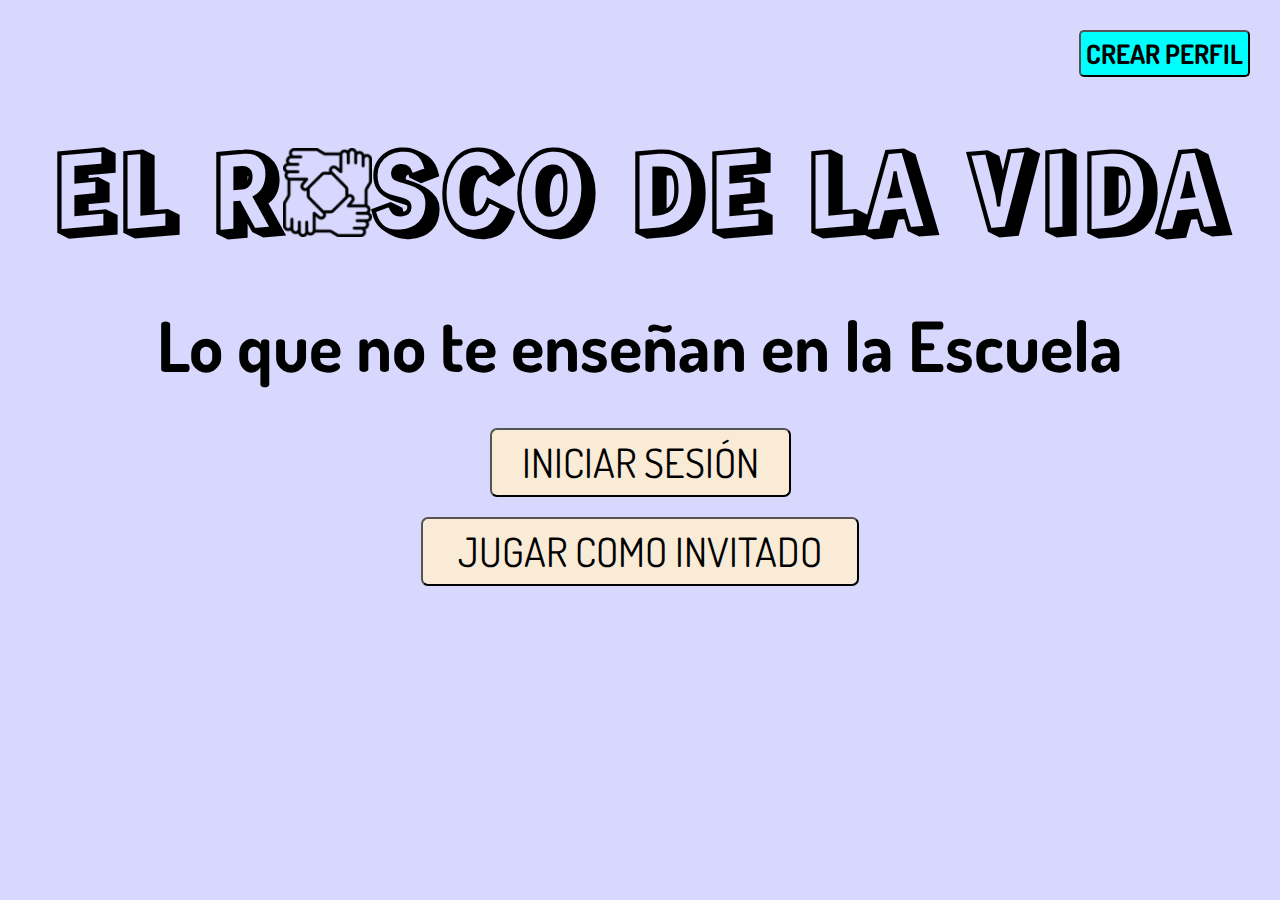
<file: index.html>
<!DOCTYPE html>
<!DOCTYPE html>
<!DOCTYPE html>
<!DOCTYPE html>
<!DOCTYPE html>
<html lang="en">

<head>
    <meta charset="UTF-8">
    <meta http-equiv="X-UA-Compatible" content="IE=edge">
    <meta name="viewport" content="width=device-width, initial-scale=1.0">
    <title>El Rosco de la Vida</title>
    <link rel="stylesheet" href="css/style.css">
    <link rel="preconnect" href="https://fonts.googleapis.com">
    <link rel="preconnect" href="https://fonts.sgstatic.com" crossorigin>
    <link rel="shortcut icon" href="./icono/favicon.ico" type="image/x-icon">
    <link rel="icon" href="./icono/favicon.ico" type="image/x-icon">
    <link rel="icon" type="image/png" sizes="96x96" href="./icono/favicon-96x96.png">
    <meta name="theme-color" content="#ffffff">
    <link
        href="https://fonts.googleapis.com/css2?family=Dosis&family=Montserrat:wght@400;600&family=Rampart+One&display=swap"
        rel="stylesheet">
        <script src="formularios.js" defer></script>
        <script src="usuarios.js" defer></script>
</head>

<body>
    <a href="rosco.html" style="color: unset; text-decoration:unset"><h1 class="nombre">EL R<span><img id="icono" src="./icono/favicon-96x96.png"></span>SCO DE LA VIDA</h1></a>
    <h2 class="lema">Lo que no te enseñan en la Escuela</h2>
    <button class="botonIniciarSesion" onclick="mostrarPopUp('popUpIniciarSesion')">INICIAR SESIÓN</button>
    <button class="botonJugarComoInvitado" onclick="location.href='http://localhost:5500/rosco.html'">JUGAR COMO INVITADO</button>
    <button class="botonCrearPerfil" onclick="mostrarPopUp('popUpCrearPerfil')">CREAR PERFIL</button>

    <div class="popUp" id="popUpCrearPerfil">
        <button class="cruz" onclick="cerrar('popUpCrearPerfil')">&#10005</button>
        <h1>Registro</h1>
        <div>
            <strong><label>Usuario</label><br></strong>
            <input type="text" id="registrar_usuario" name="user">
        </div>
        <br>
        <div>
            <strong><label>Constraseña</label><br></strong>
            <input type="password" id="registrar_password" name="password">
        </div>
        <br>
        <div>
            <strong><label>Correo electrónico</label><br></strong>
            <input type="email" id="registrar_email" name="email">
        </div>
        <br>
        <div>
            <strong><label>Fecha de nacimiento</label><br></strong>
            <input type="date" id="registrar_fecha_nacimiento" name="birthdate">
        </div>
        <br>
        <br>
        <button onclick="userAdd()">Enviar</button>
    </div>

    <div class="popUp" id="popUpIniciarSesion">
    
        <button class="cruz" onclick="cerrar('popUpIniciarSesion')">&#10005</button>
        <h1>Iniciar sesión</h1>
        <div>
            <strong><label>Usuario</label><br></strong>
            <input type="text" id="ingresar_usuario">
        </div>
        <br>
        <div>
            <strong><label>Constraseña</label><br></strong>
            <input type="password" id="ingresar_password">
        </div>

        <label id="resultadoLogin" style="color: red; visibility: hidden; font-weight: bold;" >"Usuario y/o contraseña inválidos"</label>
        <br>
        <button onclick="userLogin()">Enviar</button>

    </div>

</body>

</html>
</file>
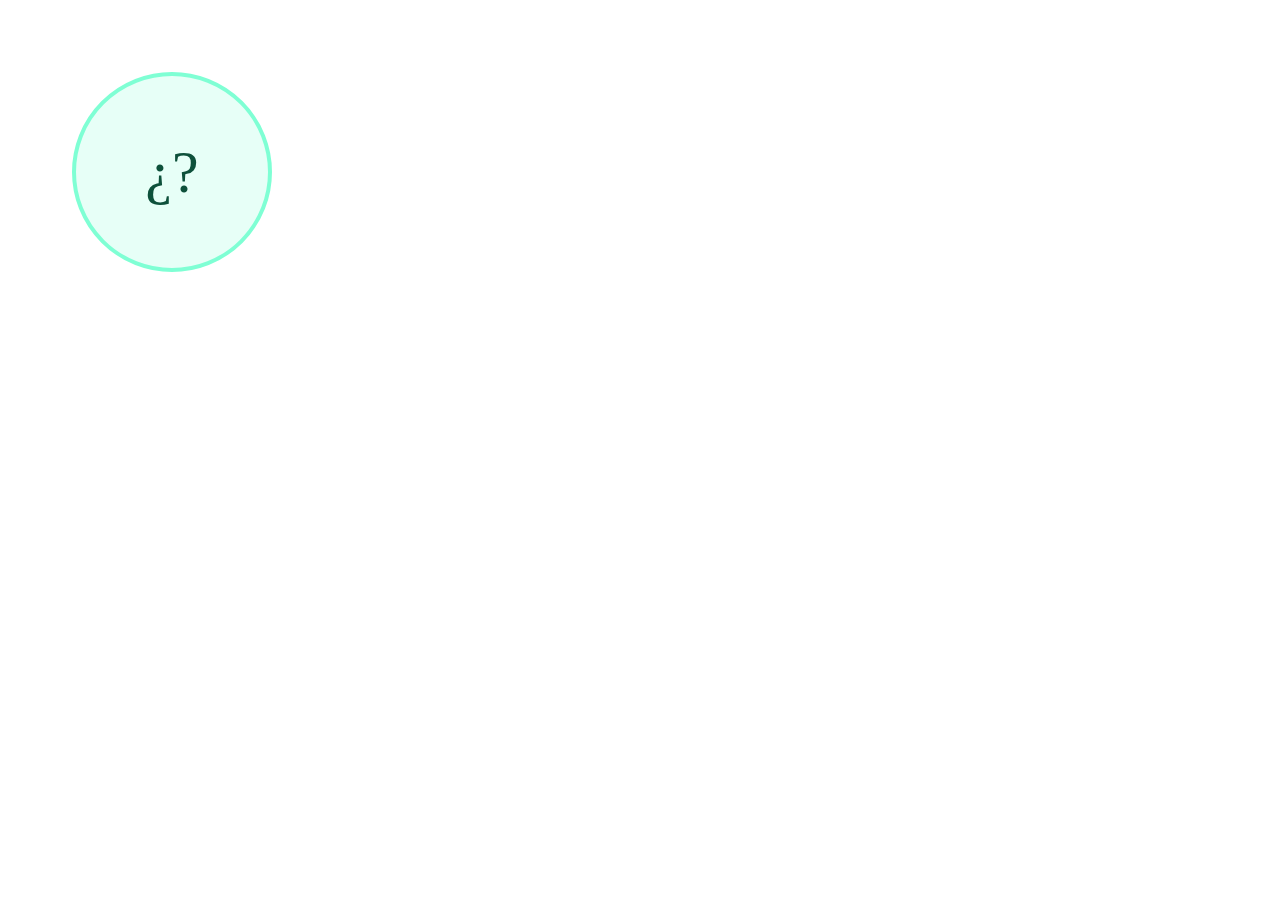
<file: circulo.html>
<!DOCTYPE html>
<html lang="en">
<head>
    <meta charset="UTF-8">
    <meta http-equiv="X-UA-Compatible" content="IE=edge">
    <meta name="viewport" content="width=device-width, initial-scale=1.0">
    <title>Document</title>
    <link rel="stylesheet" href="css/rosco.css">
</head>
<body>
    
<div class="circle" style="margin: 5vw; width: 200px; height: 200px;border: 4px solid aquamarine; font-size: 60px;">
    ¿?
</div>

</body>
</html>
</file>
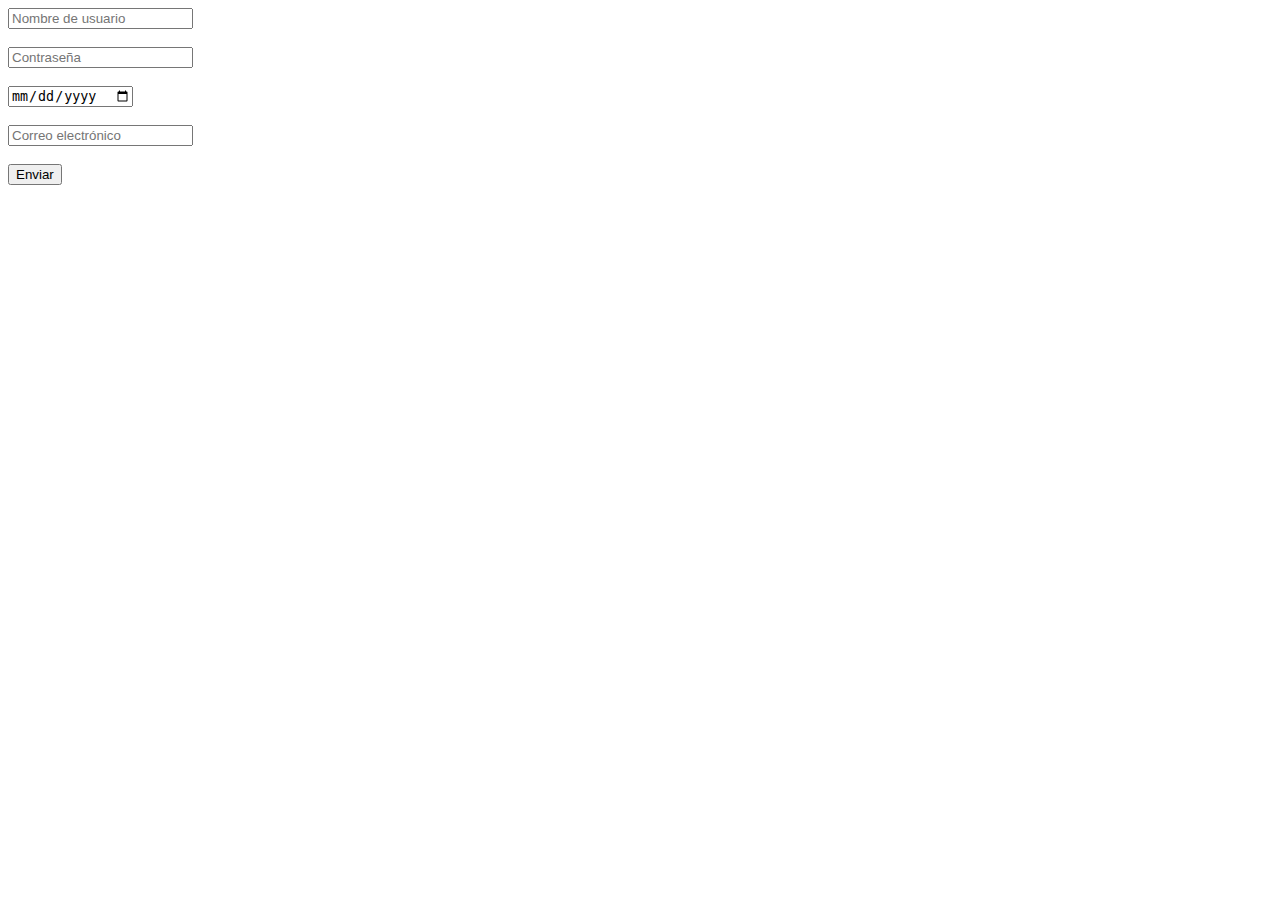
<file: formularios.html>
<!DOCTYPE html>
<html lang="en">
<head>
    <meta charset="UTF-8">
    <meta http-equiv="X-UA-Compatible" content="IE=edge">
    <meta name="viewport" content="width=device-width, initial-scale=1.0">
    <title>Formulario</title>
</head>
<body>
    <form action="#">
        <div>
            <label>
            <input placeholder="Nombre de usuario" type="text" placeholder="Nombre de usuario" required>
        </label>
        </div>
        <br>
        <div>
        <label>
            <input placeholder="Contraseña" type="password" required>
        </label>
        </div>
        <br>
        <div>
        <label>
            <input placeholder="Fecha de nacimiento" type="date" date="date" required>
        </label>
        </div>
        <br>
        <div>
        <label>
            <input placeholder= "Correo electrónico" type="email" required>
        </label>
        </div>
        <br>
        <button>Enviar</button>
    </form>
</body>
</html>
</file>
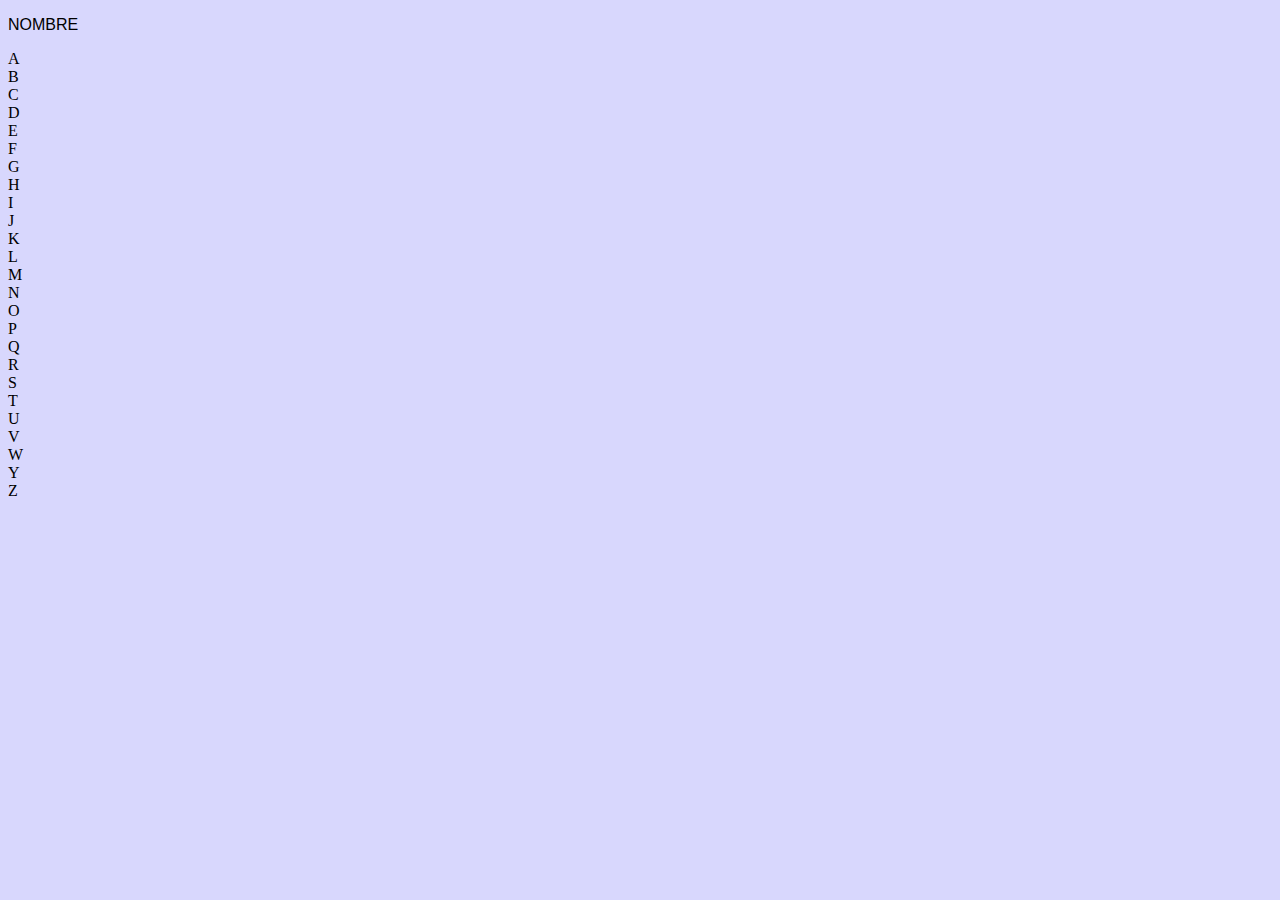
<file: principal.html>
<!DOCTYPE html>
<html lang="en">

<head>
	<meta charset="UTF-8">
	<meta http-equiv="X-UA-Compatible" content="IE=edge">
	<meta name="viewport" content="width=device-width, initial-scale=1.0">
	<title>Pasapalabra "Lo que la escuela no te enseña"</title>
	<link rel="stylesheet" href="./css/style.css">
</head>

<body>
	<section class="joves">
			<div class="title-container">
				<p class="title">NOMBRE</p>
			</div>
			<div class="rosco">
				<div class="circlex">A</div>
				<div class="circlex">B</div>
				<div class="circlex">C</div>
				<div class="circlex">D</div>
				<div class="circlex">E</div>
				<div class="circlex">F</div>
				<div class="circlex">G</div>
				<div class="circlex">H</div>
				<div class="circlex">I</div>
				<div class="circlex">J</div>
				<div class="circlex">K</div>
				<div class="circlex">L</div>
				<div class="circlex">M</div>
				<div class="circlex">N</div>
				<div class="circlex">O</div>
				<div class="circlex">P</div>
				<div class="circlex">Q</div>
				<div class="circlex">R</div>
				<div class="circlex">S</div>
				<div class="circlex">T</div>
				<div class="circlex">U</div>
				<div class="circlex">V</div>
				<div class="circlex">W</div>
				<div class="circlex">Y</div>
				<div class="circlex">Z</div>
			</div>
</section>
</body>

</html>
</file>
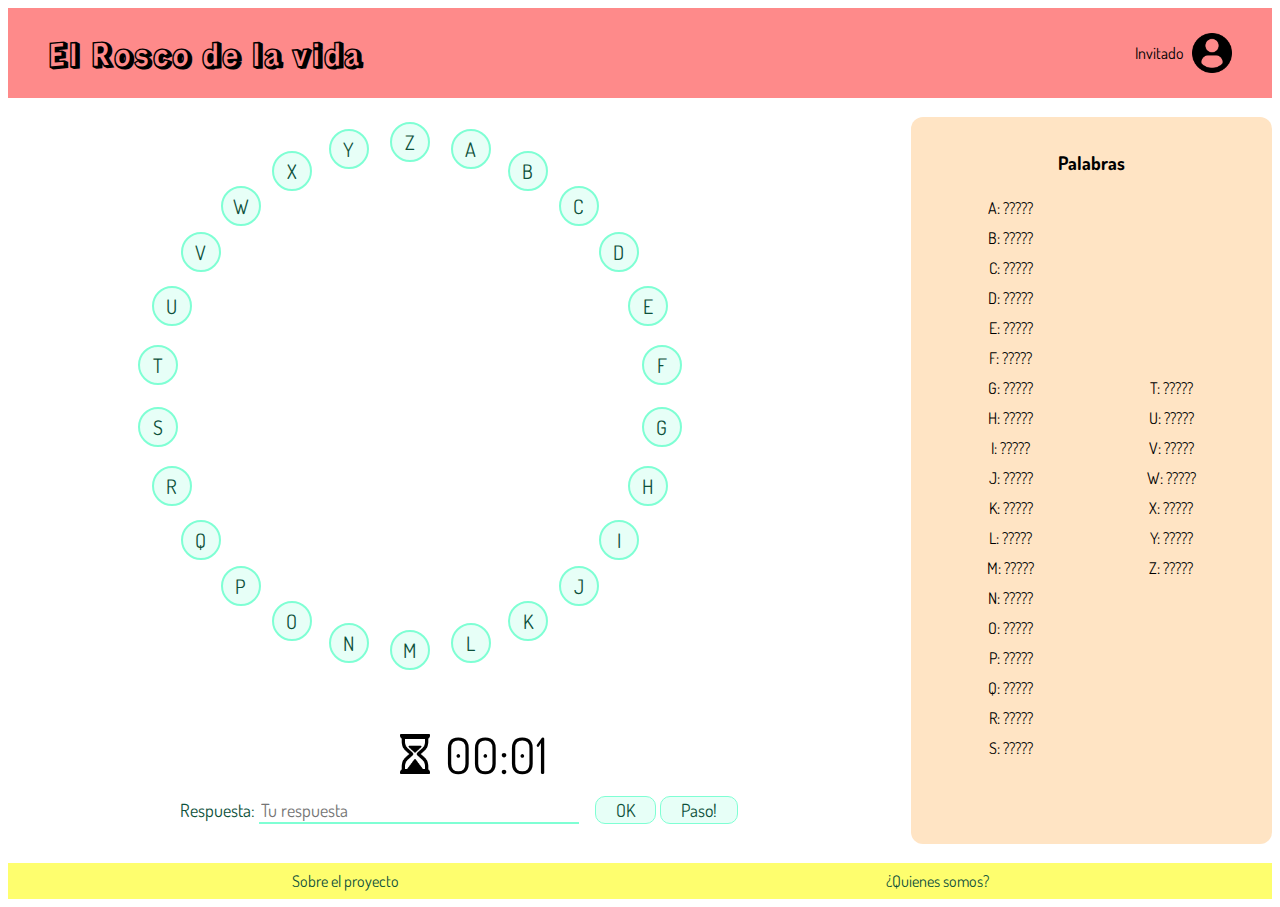
<file: rosco.html>
<!DOCTYPE html>
<html lang="en">
  <head>
    <meta charset="UTF-8" />
    <meta http-equiv="X-UA-Compatible" content="IE=edge" />
    <meta name="viewport" content="width=device-width, initial-scale=1.0" />
    <title>El rosco de la vida</title>
    <link rel="stylesheet" href="css\rosco.css" />
    <!-- Google Fonts -->
    <link rel="preconnect" href="https://fonts.googleapis.com" />
    <link rel="preconnect" href="https://fonts.gstatic.com" crossorigin />
    <link
      href="https://fonts.googleapis.com/css2?family=Dosis:wght@300;400;600;700&family=Orbitron:wght@500&family=Rampart+One&display=swap"
      rel="stylesheet"
    />
    <!-- script -->
    <script src="classes.js"></script>
    <script src="crearRosco.js" defer></script>
    <script src="main.js" defer></script>
    <script src="otros.js" defer></script>
    <script src="usuarios.js" defer></script>
  </head>

  <body onresize="moverCirculos()">
    <div class="cont_p_rosco">
      <header id="headerRosco" style="background-color: rgb(254, 138, 138)">
        <h1>El Rosco de la vida</h1>
        <div id="ic_jugador">
          <p class="ponerNombre" id="abrirPlayer" onclick="desplegarJugador()">Invitado</p>
          <img src="./img/profile-user.png" alt="" class="icoJugador" />
        </div>
      </header>

      <div id="roscoCentrar">
        <section id="cont_rosco">
          <div id="contenedorDef">
            <p id="definicion"></p>
          </div>
        </section>
      </div>
      <div class="circuloFake circle"></div>

      <section id="definiciones">
        <div class="disFlex">
          <img src="img\hourglass.png" alt="" class="icoJugador" />
          <p id="crono">00:00</p>
        </div>

        <div>
          <div class="centerMobile">
            <label for="respuesta" id="labelRespuesta">Respuesta: </label>
            <input
              id="respuesta"
              name="respuesta"
              type="text"
              placeholder="Tu respuesta"
            />
          </div>

          <div class="br"></div>
          <div class="centerMobile">
            <button type="submit" id="bOk" onclick="ok()">OK</button>
            <button id="bPaso" onclick="paso()">Paso!</button>
          </div>
        </div>
      </section>

      <section id="cont_palabras">
        <div id="palabras">
          <h3 class="hPalabras">Palabras</h3>
          <div class="flexpal">
            <p class="palabra" id="pA">A: <span>?????</span></p>
            <p class="palabra" id="pB">B: <span>?????</span></p>
            <p class="palabra" id="pC">C: <span>?????</span></p>
            <p class="palabra" id="pD">D: <span>?????</span></p>
            <p class="palabra" id="pE">E: <span>?????</span></p>
            <p class="palabra" id="pF">F: <span>?????</span></p>
            <p class="palabra" id="pG">G: <span>?????</span></p>
            <p class="palabra" id="pH">H: <span>?????</span></p>
            <p class="palabra" id="pI">I: <span>?????</span></p>
            <p class="palabra" id="pJ">J: <span>?????</span></p>
            <p class="palabra" id="pK">K: <span>?????</span></p>
            <p class="palabra" id="pL">L: <span>?????</span></p>
            <p class="palabra" id="pM">M: <span>?????</span></p>
            <p class="palabra" id="pN">N: <span>?????</span></p>
            <p class="palabra" id="pO">O: <span>?????</span></p>
            <p class="palabra" id="pP">P: <span>?????</span></p>
            <p class="palabra" id="pQ">Q: <span>?????</span></p>
            <p class="palabra" id="pR">R: <span>?????</span></p>
            <p class="palabra" id="pS">S: <span>?????</span></p>
            <p class="palabra" id="pT">T: <span>?????</span></p>
            <p class="palabra" id="pU">U: <span>?????</span></p>
            <p class="palabra" id="pV">V: <span>?????</span></p>
            <p class="palabra" id="pW">W: <span>?????</span></p>
            <p class="palabra" id="pX">X: <span>?????</span></p>
            <p class="palabra" id="pY">Y: <span>?????</span></p>
            <p class="palabra" id="pZ">Z: <span>?????</span></p>
          </div>
        </div>
      </section>
    </div>

    <footer id="footerRosco" style="background-color: rgb(254, 254, 110)">
      <button id="sobre" onclick="abrirSobre()">Sobre el proyecto</button>
      <button id="quienes" onclick="abrirQuienes()">¿Quienes somos?</button>
    </footer>

    <!-- Pantalla que aparece cuando acaba el juego -->
    <div id="pantallaResultado" class="pantalla">
      <h2 class="text_center">Fin del juego</h2>
      <h3 class="text_center">Puntuacion</h3>
      <p class="text_center ponerNombre">Jugador: Invitado</p>
      <ul class="text_center">
        <li>Aciertos: <span id="r_aciertos">0</span></li>
        <li>Errores: <span id="r_errores">0</span></li>
        <li>Tiempo: <span id="r_tiempo">0</span></li>
      </ul>
      <p class="text_center">
        <strong>Puntuacion total:</strong>
        <span id="r_puntuacion">1.00000</span>
      </p>
      <button onclick="volverJugar()">Volver a jugar</button>
    </div>



    <!-- Pantalla sobre el proyecto -->
    <div id="sobreN">
      <button style="position:absolute; top:30px; right:30px; font-size:28px" onclick="cerrarSobre()">&#10006;</button>
      <h2>Sobre el proyecto:</h2>
      <p>Lorem ipsum dolor, sit amet consectetur adipisicing elit. Quam doloremque voluptatum quas architecto iste tempore harum rem sequi, impedit molestiae natus accusantium asperiores totam quia perferendis voluptates atque a quibusdam.</p>
      <p>Lorem, ipsum dolor sit amet consectetur adipisicing elit. Natus aut earum placeat, quibusdam dolore non. Lorem ipsum dolor sit amet consectetur adipisicing elit. Ipsum, tenetur?</p>
      <p>Lorem, ipsum dolor sit amet consectetur adipisicing elit. Ad magni, sint aspernatur nulla explicabo aperiam vero tempora similique fugiat quisquam. Voluptatum officia impedit inventore aliquid consectetur optio nam quidem, nesciunt doloremque dolores animi amet maxime, hic magnam unde veritatis voluptatibus magni iusto! Earum, totam dicta explicabo accusamus autem deleniti officia fuga.</p>
    </div>
    <!-- Pantalla quienes somos -->
    <div id="quienesS">
      <button style="position:absolute; top:30px; right:30px; font-size:28px" onclick="cerrarQuienes()">&#10006;</button>
      <h2>Quienes Somos?</h2>
      <p>Lorem ipsum dolor, sit amet consectetur adipisicing elit. Quam doloremque voluptatum quas architecto iste tempore harum rem sequi, impedit molestiae natus accusantium asperiores totam quia perferendis voluptates atque a quibusdam.</p>
      <p>Lorem, ipsum dolor sit amet consectetur adipisicing elit. Natus aut earum placeat, quibusdam dolore non. Lorem ipsum dolor sit amet consectetur adipisicing elit. Ipsum, tenetur?</p>
      <p>Lorem, ipsum dolor sit amet consectetur adipisicing elit. Ad magni, sint aspernatur nulla explicabo aperiam vero tempora similique fugiat quisquam. Voluptatum officia impedit inventore aliquid consectetur optio nam quidem, nesciunt doloremque dolores animi amet maxime, hic magnam unde veritatis voluptatibus magni iusto! Earum, totam dicta explicabo accusamus autem deleniti officia fuga.</p>
    </div>


    <div id="modalJugador">
        <button style="position:absolute; top:30px; right:30px; font-size:28px; background-color: unset; border: none;" onclick="cerrarJug()">&#10006;</button>
        <h2 class="ponerNombre">Invitado</h2>
        <button id="cerrarSesion" onclick="cerrarSesion()">Cerrar session</button>
    </div>
  </body>
</html>
</file>
<file: css/style.css>
#icono {
  width: 89px;
  margin-bottom: -6px;
}

*   {
  box-sizing: border-box;
}

h1,h2,h3,h4,h5{
  font-family: 'Rampart One', cursive;
}
p,label,button{
  font-family: 'Dosis', sans-serif;
}
input{
  border: 1px solid grey;
  border-radius: 7px;
  margin-top: 4px;
  height: 22px;
}

.popUp {
  background-color: aquamarine;
  width: 50vw;
  height: 60vh;
  position: absolute;
  top: 22vh;
  left: 25vw;
  box-shadow: 0 0 15px 10px;
  border-radius: 20px;
  padding: 40px;
  display: flex;
  flex-direction: column;
  justify-content: center;
  align-items: center;
  opacity: 0;
  transform: scale(0);
  transition: opacity 1s;
  transition: transform 0.3s;

}
.cruz{
  position: absolute;
  top: 20px;
  right: 25px;
  background-color: unset;
  border: none;
  font-size: 24px;
  font-weight: bold;
  cursor: pointer;
}
.cruz:hover{
  background-color:unset;
}

.formu {
  background-color: lightgoldenrodyellow;
  text-align: center;
  margin: 100px auto;
}

.botonCrearPerfil {
  font-family: 'Dosis', sans-serif;
  position: absolute;
  top: 30px;
  right: 30px;
  display: block;
  margin: 0px auto;
  border-radius: 5px;
  padding: 5px;
  font-weight: bolder;
  background-color: cyan;
  font-size: calc(2vw + 1px);
}

body {
  background-color: rgba(154, 152, 251, 0.383);
  /* background-color: rgba(127, 255, 212, 0.483); */
}

.botonIniciarSesion {
  font-family: 'Dosis', sans-serif;
  display: block;
  margin: 20px auto;
  border-radius: 7px;
  padding: 7px 30px;
  background-color: antiquewhite;
  font-size: calc(3vw + 2px);
}

button:hover {
  background-color: lightskyblue;
}

.botonJugarComoInvitado {
  font-family: 'Dosis', sans-serif;
  font-size: calc(3vw + 2px);
  display: block;
  margin: 0px auto;
  border-radius: 7px;
  background-color: antiquewhite;
  padding: 7px 35px;
}


.nombre {
  font-family: 'Rampart One', cursive;
  font-size: calc(5vw + 40px);
  text-align: center;
  margin-bottom: 20px;
  margin-top: 110px;
}

.lema {
  font-family: 'Dosis', sans-serif;
  font-size: calc(5vw + 5px);
  text-align: center;
  margin-top: 30px;
  margin: 40px auto;
}
</file>
<file: css/rosco.css>
* {
  box-sizing: border-box;
}

a {
  all: unset;
  cursor: pointer;
}

h1, h2, h4 {
  font-family: "Rampart One", cursive;
}

html {
  margin: 0px;
}

.text_center {
  text-align: center;
}

p, li, label, input, button, h3 {
  font-family: "Dosis", sans-serif;
}

.numero {
  font-family: "Orbitron", sans-serif;
}

ul, li {
  list-style: none;
  margin-left: 12px;
  padding-left: 0;
}

.disFlex {
  width: 350px;
  margin: 0px auto;
  display: flex;
  gap: 10px;
  justify-content: center;
  align-items: center;
}

.bold {
  font-weight: bold;
}

.cont_p_rosco {
  width: 100%;
  display: grid;
  grid-template-areas: "headr headr" "rosco palabras" "def palabras";
  grid-template-columns: 2.5fr 1fr;
  grid-template-rows: 10vh 65vh 20vh;
}

#headerRosco {
  grid-area: headr;
  display: flex;
  justify-content: space-between;
  align-items: center;
  padding: 0px 40px;
}

#headerRosco * {
  margin: 0px;
  padding: 0px;
}

#ic_jugador {
  display: flex;
  align-items: center;
  gap: 8px;
}

.icoJugador {
  height: 40px;
}

#cont_rosco {
  grid-area: rosco;
  position: relative;
  padding: 0;
}

#definiciones {
  grid-area: def;
  display: flex;
  flex-direction: column;
  align-items: center;
  justify-content: center;
  gap: 10px;
}

#defn {
  text-align: center;
  margin: 0px 10px;
}

#cont_palabras {
  grid-area: palabras;
  display: flex;
  flex-direction: column;
  align-items: center;
  justify-content: center;
}

#palabras {
  width: 100%;
  height: 95%;
  border-radius: 12px;
  padding: 15px 20px;
  background-color: bisque;
  overflow: auto;
  -webkit-border-radius: 12px;
  -moz-border-radius: 12px;
  -ms-border-radius: 12px;
  -o-border-radius: 12px;
}

.flexpal {
  height: 82%;
  display: flex;
  flex-direction: column;
  flex-wrap: wrap;
  justify-content: center;
  align-items: center;
}

.palabra {
  margin: 5px;
}

.hPalabras {
  text-align: center;
}

#footerRosco {
  display: flex;
  justify-content: space-around;
  align-items: center;
  padding: 0px 40px;
  position: relative;
  bottom: 0;
  right: 0;
  width: 100%;
}

div.circle {
  position: absolute;
  width: 40px;
  height: 40px;
  font-size: 20px;
  border: 2.5px solid aquamarine;
  color: rgb(14, 81, 59);
  border-radius: 50%;
  display: flex;
  justify-content: center;
  align-items: center;
  margin: -15px 0px 0px 0px;
  background-color: rgba(127, 255, 212, 0.183);
}
div.circle p {
  margin: 0;
  padding: 0;
}

div.activo {
  background-color: aquamarine;
  border-color: rgb(14, 81, 59);
}

div.acierto {
  background-color: rgb(152, 251, 152);
  border-color: rgb(14, 81, 59);
}

div.fallo {
  background-color: rgb(247, 89, 89);
  border-color: rgb(14, 81, 59);
}

#respuesta {
  width: 25vw;
}

button {
  background-color: rgba(127, 255, 212, 0.183);
  border: 1px solid aquamarine;
  border-radius: 10px;
  -webkit-border-radius: 10px;
  -moz-border-radius: 10px;
  -ms-border-radius: 10px;
  -o-border-radius: 10px;
  padding: 2px 20px;
  color: rgb(14, 81, 59);
  font-size: 18px;
  cursor: pointer;
}

button:hover {
  background-color: aquamarine;
}

button:active {
  border-color: rgb(14, 81, 59);
}

input {
  border: none;
  border-bottom: solid 2px aquamarine;
  margin-right: 12px;
  font-size: 18px;
}

label {
  color: rgb(14, 81, 59);
  font-size: 18px;
}

.br {
  display: none;
  margin: 0;
  padding: 0;
}

.centerMobile {
  display: inline;
}

#crono {
  display: block;
  width: 79px;
  font-size: 50px;
  margin: 0px;
}

@media all and (max-width: 960px) {
  .cont_p_rosco {
    width: 100%;
    display: grid;
    grid-template-areas: "headr headr" "rosco palabras" "def palabras";
    grid-template-columns: 1.8fr 1fr;
    grid-template-rows: 10vh 65vh 20vh;
  }
  #crono {
    font-size: 35px;
  }
  input {
    width: 130px;
  }
  .center {
    margin: 0px auto;
  }
}
@media all and (max-width: 760px) {
  h1 {
    font-size: 25px;
  }
  .cont_p_rosco {
    width: 100%;
    display: grid;
    grid-template-areas: "headr" "rosco" "def" "palabras";
    grid-template-columns: 1fr;
    grid-template-rows: 80px 350px 180px 545px;
  }
  div.circle {
    margin: 4px 8px;
    height: 32px;
    width: 32px;
  }
  .br {
    display: block;
  }
  .centerMobile {
    width: 300px;
    display: flex;
    justify-content: center;
    margin: 10px auto;
  }
  .disFlex {
    margin-top: 20px;
  }
}
#pantallaResultado {
  background-color: aquamarine;
  width: 90vw;
  height: 80vh;
  margin: 10vh 5vw;
  position: absolute;
  top: 0;
  left: 0;
  border-radius: 20px;
  padding: 40px;
  display: flex;
  flex-direction: column;
  justify-content: center;
  align-items: center;
  opacity: 0;
  transform: scale(0);
  transition: opacity 1s;
  transition: transform 0.3s;
}
#pantallaResultado li {
  width: 200px;
  margin: 0px auto;
  padding: 5px;
}
#pantallaResultado li:last-of-type {
  padding-bottom: 10px;
}
#pantallaResultado li:last-of-type {
  border-bottom: 1px solid rgb(14, 81, 59);
}
#pantallaResultado button {
  display: block;
  width: 200px;
  margin: 0px auto;
  background-color: white;
  border-color: rgb(14, 81, 59);
  padding: 5px;
  margin-top: 25px;
}
#pantallaResultado button:hover {
  background-color: rgb(14, 81, 59);
  color: white;
}
#pantallaResultado button:active {
  background-color: aquamarine;
  color: rgb(14, 81, 59);
}
#pantallaResultado h3, #pantallaResultado p {
  margin: 0px 0px 10px;
}
#pantallaResultado h2 {
  margin-top: 0;
}

#roscoCentrar {
  position: relative;
  width: 90%;
  height: 100%;
  padding-top: 45px;
}

s .circuloFake {
  position: absolute;
  top: -500px;
  left: -500px;
  opacity: 0;
}

#definicion {
  display: inline-block;
  text-align: center;
  width: 300px;
}

#contenedorDef {
  width: 100%;
  height: 55vh;
  display: flex;
  justify-content: center;
  align-items: center;
}

@media all and (max-width: 760px) {
  #contenedorDef {
    height: 300px;
  }
  #definicion {
    width: 200px;
  }
}
#sobre, #quienes {
  background-color: unset;
  border: none;
  font-size: 16px;
  padding: 8px;
}

#sobre:hover {
  text-decoration: underline;
}

#quienes:hover {
  text-decoration: underline;
}

footer {
  margin: auto 0px auto;
}

#abrirPlayer {
  cursor: pointer;
}

#abrirPlayer:hover {
  text-decoration: underline;
}

#modalJugador {
  background-color: aquamarine;
  border: solid 1px rgb(14, 81, 59);
  width: 40vw;
  min-width: 280px;
  height: 40vh;
  margin: 20vh 20vw;
  position: absolute;
  top: 0;
  left: 0;
  border-radius: 20px;
  display: flex;
  flex-direction: column;
  justify-content: center;
  align-items: center;
  opacity: 0;
  transform: scale(0);
  transition: opacity 1s;
  transition: transform 0.3s;
}
#modalJugador h2 {
  margin: 0px;
  margin-bottom: 25px;
}
#modalJugador button {
  background-color: white;
  border: 1px solid rgb(14, 81, 59);
}
#modalJugador button:hover {
  background-color: rgb(14, 81, 59);
  color: white;
}

#sobreN {
  background-color: aquamarine;
  width: 80vw;
  height: 80vh;
  margin: 10vh 10vw;
  position: absolute;
  top: 0;
  left: 0;
  border-radius: 20px;
  padding: 30px 60px;
  display: flex;
  flex-direction: column;
  justify-content: center;
  align-items: center;
  opacity: 0;
  transform: scale(0);
  transition: opacity 1s;
  transition: transform 0.3s;
}

#quienesS {
  background-color: aquamarine;
  width: 80vw;
  height: 80vh;
  margin: 10vh 10vw;
  position: absolute;
  top: 0;
  left: 0;
  border-radius: 20px;
  padding: 30px 60px;
  display: flex;
  flex-direction: column;
  justify-content: center;
  align-items: center;
  opacity: 0;
  transform: scale(0);
  transition: opacity 1s;
  transition: transform 0.3s;
}

@media all and (max-width: 450px) {
  #quienesS {
    height: auto;
  }
  #sobreN {
    height: auto;
  }
}/*# sourceMappingURL=rosco.css.map */
</file>
